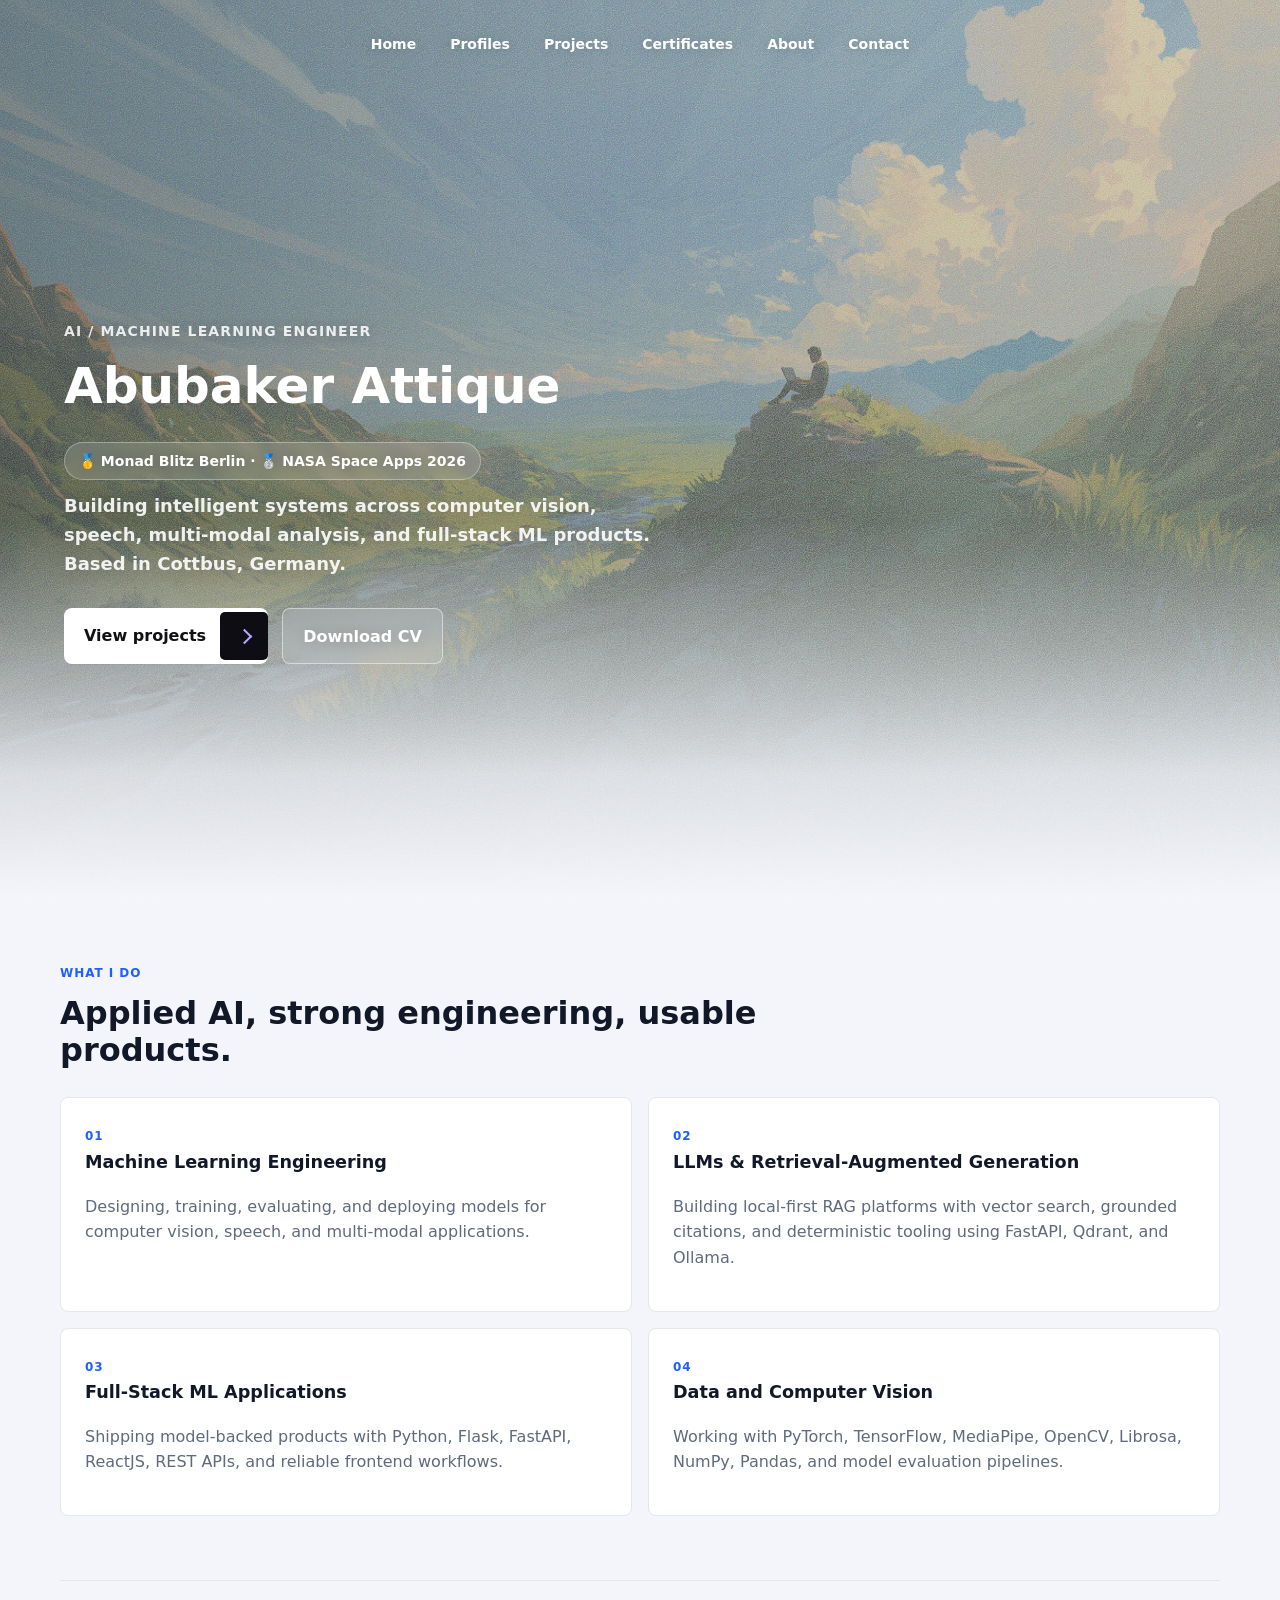
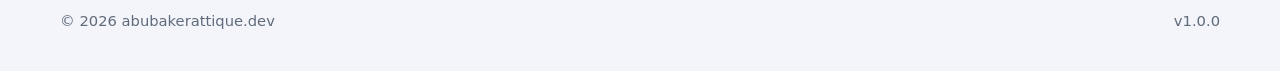
<file: index.html>
<!DOCTYPE html>
<html lang="en">
<head>
  <meta charset="UTF-8">
  <meta name="viewport" content="width=device-width, initial-scale=1.0">
  <meta name="description" content="Abubaker Attique is an AI and Machine Learning Engineer in Cottbus, Germany, building deep learning, computer vision, speech, and full-stack ML applications.">
  <meta name="keywords" content="Abubaker Attique, AI Engineer, Machine Learning Engineer, PyTorch, TensorFlow, React, Cottbus Germany">
  <meta name="author" content="Abubaker Attique">
  <meta name="robots" content="index, follow">
  <meta property="og:title" content="Abubaker Attique | AI / ML Engineer">
  <meta property="og:description" content="AI/ML projects, software experience, profiles, and contact links for Abubaker Attique.">
  <meta property="og:type" content="website">
  <meta property="og:url" content="https://abubakerattique.dev/">
  <meta property="og:image" content="https://abubakerattique.dev/assets/og-image.jpg">
  <meta name="twitter:card" content="summary_large_image">
  <meta name="twitter:image" content="https://abubakerattique.dev/assets/og-image.jpg">
  <title>Abubaker Attique | AI / ML Engineer</title>
  <link rel="canonical" href="https://abubakerattique.dev/">
  <link rel="icon" type="image/svg+xml" href="assets/favicon.svg">
  <link rel="stylesheet" href="css/style.css">
  <script defer src="script.js"></script>
  <script type="application/ld+json">
  {
    "@context": "https://schema.org",
    "@type": "Person",
    "name": "Abubaker Attique",
    "url": "https://abubakerattique.dev/",
    "jobTitle": "AI/ML Engineer",
    "address": {
      "@type": "PostalAddress",
      "addressLocality": "Cottbus",
      "addressCountry": "DE"
    },
    "sameAs": [
      "https://github.com/AbuBakerAttique",
      "https://www.linkedin.com/in/abubakerattique/"
    ]
  }
  </script>
</head>
<body class="expert-page">
  <a class="skip-link" href="#main">Skip to content</a>
  <header class="site-header">
    <nav class="nav expert-nav" aria-label="Primary navigation">
      <div class="expert-center-links" aria-label="Portfolio navigation">
        <a href="index.html">Home</a>
        <a href="pages/profiles.html">Profiles</a>
        <a href="pages/projects.html">Projects</a>
        <a href="pages/certificates.html">Certificates</a>
        <a href="pages/about.html">About</a>
        <a href="pages/contact.html">Contact</a>
      </div>
      <button class="menu-toggle expert-menu-toggle" type="button" aria-label="Toggle menu" aria-expanded="false">
        <span></span>
        <span></span>
        <span></span>
      </button>
      <div class="nav-links expert-mobile-links">
        <a href="index.html">Home</a>
        <a href="pages/profiles.html">Profiles</a>
        <a href="pages/projects.html">Projects</a>
        <a href="pages/certificates.html">Certificates</a>
        <a href="pages/about.html">About</a>
        <a href="pages/contact.html">Contact</a>
        <a href="assets/Abubaker_Attique_CV.pdf">Resume</a>
      </div>
    </nav>
  </header>

  <main id="main">
    <section class="expert-hero" id="join">
      <div class="expert-hero-copy reveal">
        <p class="expert-kicker">AI / Machine Learning Engineer</p>
        <h1>Abubaker Attique</h1>
        <p class="expert-awards"><a href="pages/certificates.html">🥇 Monad Blitz Berlin · 🥈 NASA Space Apps 2026</a></p>
        <p class="expert-summary">Building intelligent systems across computer vision, speech, multi-modal analysis, and full-stack ML products. Based in Cottbus, Germany.</p>
        <div class="expert-hero-actions">
          <a class="expert-cta" href="pages/projects.html">
            <span>View projects</span>
            <span class="expert-arrow" aria-hidden="true"></span>
          </a>
          <a class="expert-secondary" href="assets/Abubaker_Attique_CV.pdf">
            Download CV
          </a>
        </div>
      </div>
    </section>

    <section class="section">
      <div class="section-heading reveal">
        <p class="eyebrow">What I Do</p>
        <h2>Applied AI, strong engineering, usable products.</h2>
      </div>
      <div class="feature-grid">
        <article class="feature-card reveal">
          <span class="card-kicker">01</span>
          <h3>Machine Learning Engineering</h3>
          <p>Designing, training, evaluating, and deploying models for computer vision, speech, and multi-modal applications.</p>
        </article>
        <article class="feature-card reveal">
          <span class="card-kicker">02</span>
          <h3>LLMs &amp; Retrieval-Augmented Generation</h3>
          <p>Building local-first RAG platforms with vector search, grounded citations, and deterministic tooling using FastAPI, Qdrant, and Ollama.</p>
        </article>
        <article class="feature-card reveal">
          <span class="card-kicker">03</span>
          <h3>Full-Stack ML Applications</h3>
          <p>Shipping model-backed products with Python, Flask, FastAPI, ReactJS, REST APIs, and reliable frontend workflows.</p>
        </article>
        <article class="feature-card reveal">
          <span class="card-kicker">04</span>
          <h3>Data and Computer Vision</h3>
          <p>Working with PyTorch, TensorFlow, MediaPipe, OpenCV, Librosa, NumPy, Pandas, and model evaluation pipelines.</p>
        </article>
      </div>
    </section>
  </main>

  <footer class="site-footer">
    <p>© 2026 abubakerattique.dev</p>
    <p>v1.0.0</p>
  </footer>
</body>
</html>
</file>
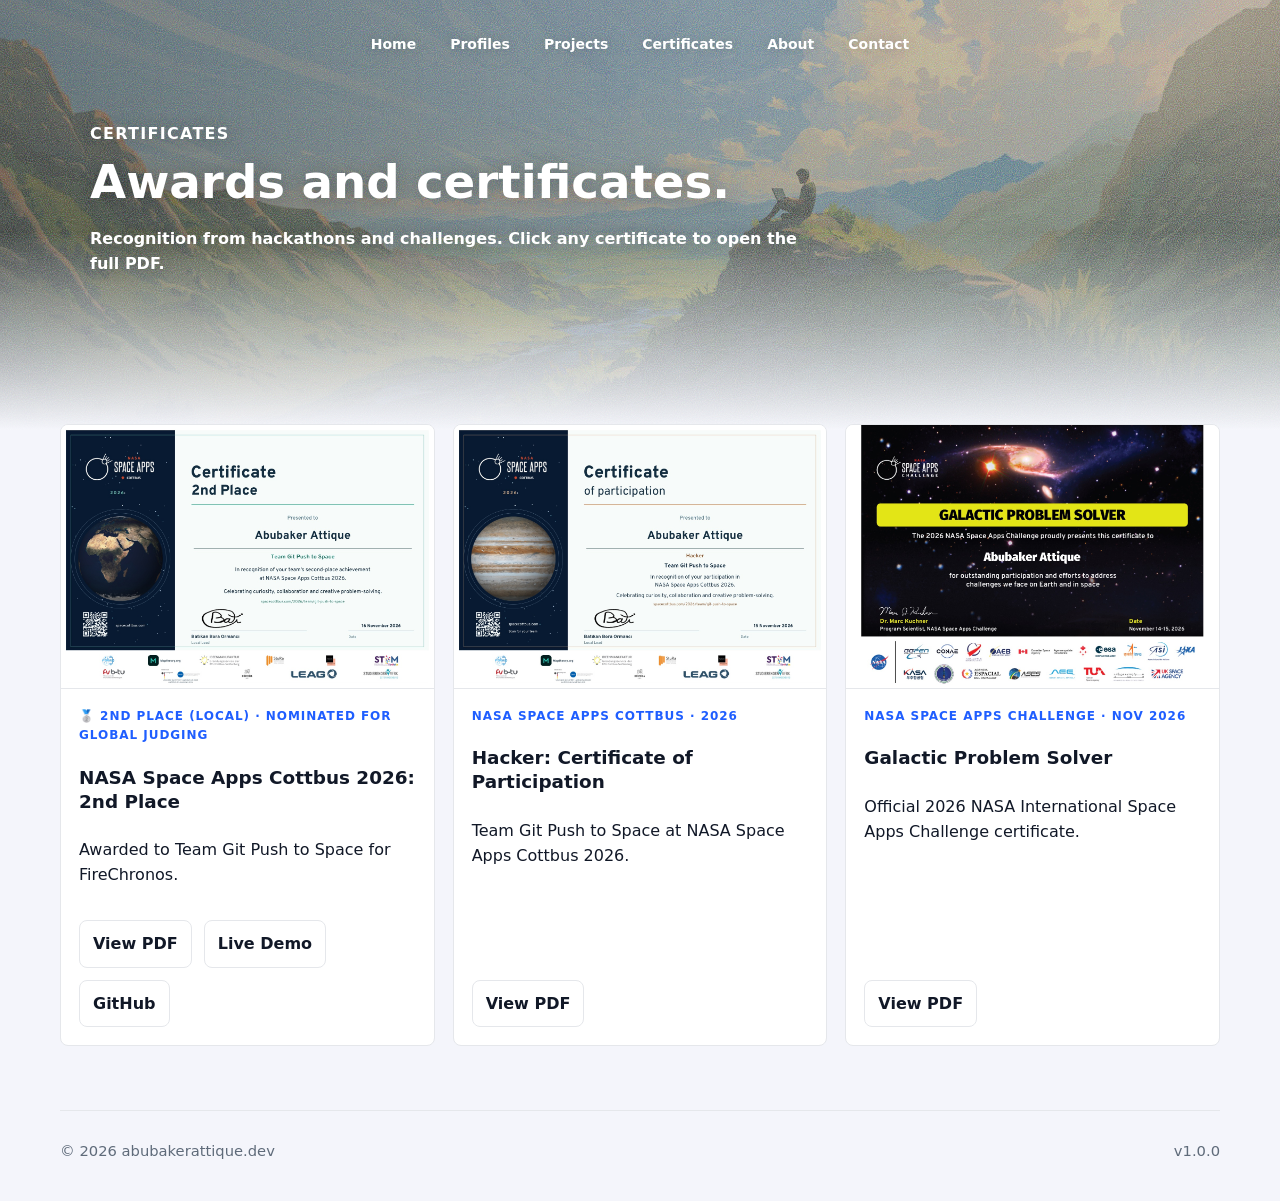
<file: pages/certificates.html>
<!DOCTYPE html>
<html lang="en">
<head>
  <meta charset="UTF-8">
  <meta name="viewport" content="width=device-width, initial-scale=1.0">
  <meta name="description" content="Hackathon awards and certificates earned by Abubaker Attique, including NASA International Space Apps Challenge 2026.">
  <meta name="author" content="Abubaker Attique">
  <meta name="robots" content="index, follow">
  <meta property="og:title" content="Certificates | Abubaker Attique">
  <meta property="og:description" content="Hackathon awards and certificates earned by Abubaker Attique.">
  <meta property="og:type" content="website">
  <meta property="og:url" content="https://abubakerattique.dev/pages/certificates.html">
  <meta property="og:image" content="https://abubakerattique.dev/assets/og-image.jpg">
  <meta name="twitter:card" content="summary_large_image">
  <meta name="twitter:image" content="https://abubakerattique.dev/assets/og-image.jpg">
  <title>Certificates | Abubaker Attique</title>
  <link rel="canonical" href="https://abubakerattique.dev/pages/certificates.html">
  <link rel="icon" type="image/svg+xml" href="../assets/favicon.svg">
  <link rel="stylesheet" href="../css/style.css">
  <script defer src="../script.js"></script>
</head>
<body class="expert-page themed-page">
  <a class="skip-link" href="#main">Skip to content</a>
  <header class="site-header">
    <nav class="nav expert-nav" aria-label="Primary navigation">
      <div class="expert-center-links" aria-label="Portfolio navigation">
        <a href="../index.html">Home</a>
        <a href="profiles.html">Profiles</a>
        <a href="projects.html">Projects</a>
        <a href="certificates.html">Certificates</a>
        <a href="about.html">About</a>
        <a href="contact.html">Contact</a>
      </div>
      <button class="menu-toggle expert-menu-toggle" type="button" aria-label="Toggle menu" aria-expanded="false"><span></span><span></span><span></span></button>
      <div class="nav-links expert-mobile-links">
        <a href="../index.html">Home</a>
        <a href="profiles.html">Profiles</a>
        <a href="projects.html">Projects</a>
        <a href="certificates.html">Certificates</a>
        <a href="about.html">About</a>
        <a href="contact.html">Contact</a>
        <a href="../assets/Abubaker_Attique_CV.pdf">Resume</a>
      </div>
    </nav>
  </header>

  <main id="main" class="page">
    <section class="page-hero section-narrow reveal">
      <p class="eyebrow">Certificates</p>
      <h1>Awards and certificates.</h1>
      <p>Recognition from hackathons and challenges. Click any certificate to open the full PDF.</p>
    </section>

    <section class="section">
      <div class="certificate-grid">
        <article class="certificate-card reveal">
          <a class="certificate-preview" href="../assets/certificates/nasa-space-apps-2026.pdf" target="_blank" rel="noopener noreferrer">
            <img src="../assets/certificates/nasa-space-apps-2026.jpg" alt="Certificate of appreciation: 2nd place, NASA Space Apps Cottbus 2026, presented to Abubaker Attique, Team Git Push to Space" width="1400" height="989" loading="lazy">
          </a>
          <div class="certificate-body">
            <p class="card-kicker">🥈 2nd Place (Local) · Nominated for Global Judging</p>
            <h2>NASA Space Apps Cottbus 2026: 2nd Place</h2>
            <p>Awarded to Team Git Push to Space for FireChronos.</p>
            <div class="card-actions">
              <a href="../assets/certificates/nasa-space-apps-2026.pdf" target="_blank" rel="noopener noreferrer">View PDF</a>
              <a href="https://nasa-hackaton-2026.vercel.app/" target="_blank" rel="noopener noreferrer">Live Demo</a>
              <a href="https://github.com/AbuBakerAttique/Nasa-Hackaton-2026" target="_blank" rel="noopener noreferrer">GitHub</a>
            </div>
          </div>
        </article>

        <article class="certificate-card reveal">
          <a class="certificate-preview" href="../assets/certificates/nasa-space-apps-2026-hacker.pdf" target="_blank" rel="noopener noreferrer">
            <img src="../assets/certificates/nasa-space-apps-2026-hacker.jpg" alt="Certificate of participation, Hacker, NASA Space Apps Cottbus 2026, presented to Abubaker Attique, Team Git Push to Space" width="1400" height="989" loading="lazy">
          </a>
          <div class="certificate-body">
            <p class="card-kicker">NASA Space Apps Cottbus · 2026</p>
            <h2>Hacker: Certificate of Participation</h2>
            <p>Team Git Push to Space at NASA Space Apps Cottbus 2026.</p>
            <div class="card-actions">
              <a href="../assets/certificates/nasa-space-apps-2026-hacker.pdf" target="_blank" rel="noopener noreferrer">View PDF</a>
            </div>
          </div>
        </article>

        <article class="certificate-card reveal">
          <a class="certificate-preview" href="../assets/certificates/nasa-space-apps-2026-participant.pdf" target="_blank" rel="noopener noreferrer">
            <img src="../assets/certificates/nasa-space-apps-2026-participant.jpg" alt="Galactic Problem Solver certificate from the 2026 NASA Space Apps Challenge, presented to Abubaker Attique" width="1400" height="989" loading="lazy">
          </a>
          <div class="certificate-body">
            <p class="card-kicker">NASA Space Apps Challenge · Nov 2026</p>
            <h2>Galactic Problem Solver</h2>
            <p>Official 2026 NASA International Space Apps Challenge certificate.</p>
            <div class="card-actions">
              <a href="../assets/certificates/nasa-space-apps-2026-participant.pdf" target="_blank" rel="noopener noreferrer">View PDF</a>
            </div>
          </div>
        </article>
      </div>
    </section>
  </main>

  <footer class="site-footer">
    <p>© 2026 abubakerattique.dev</p>
    <p>v1.0.0</p>
  </footer>
</body>
</html>
</file>
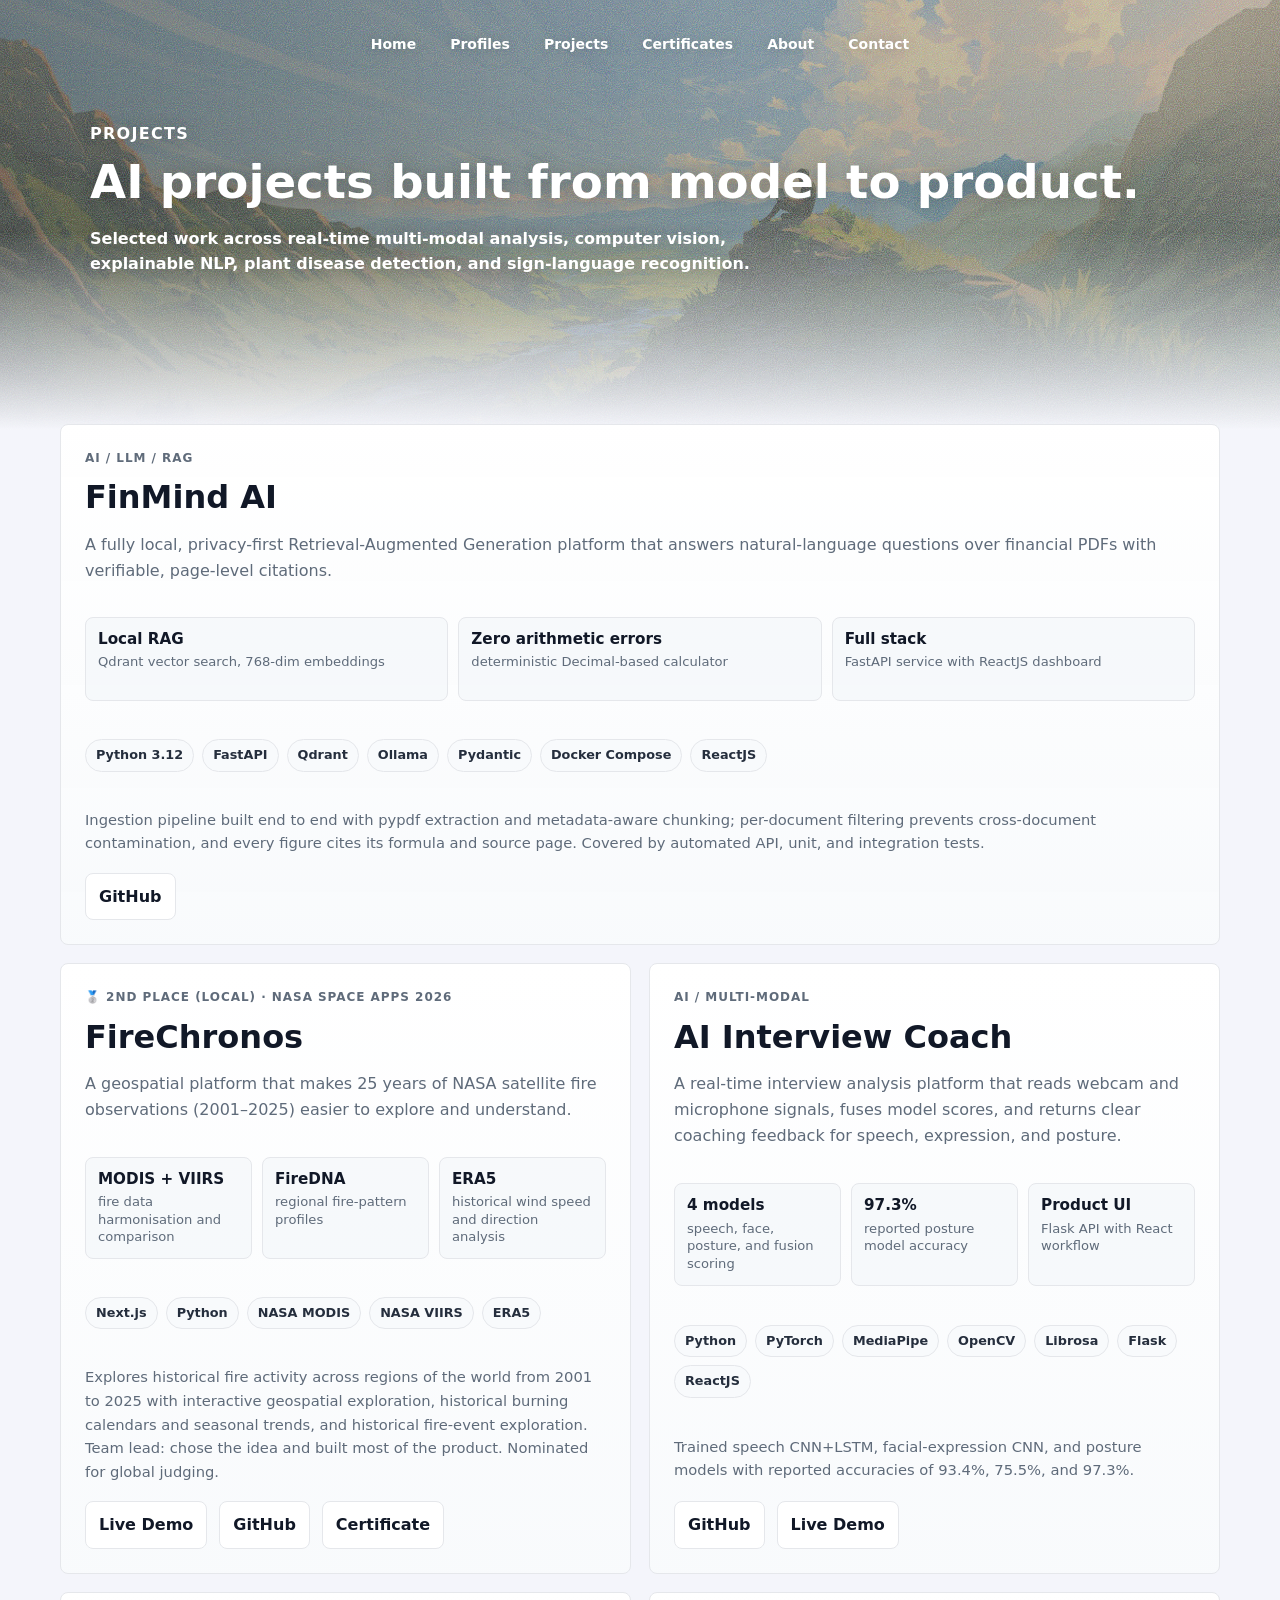
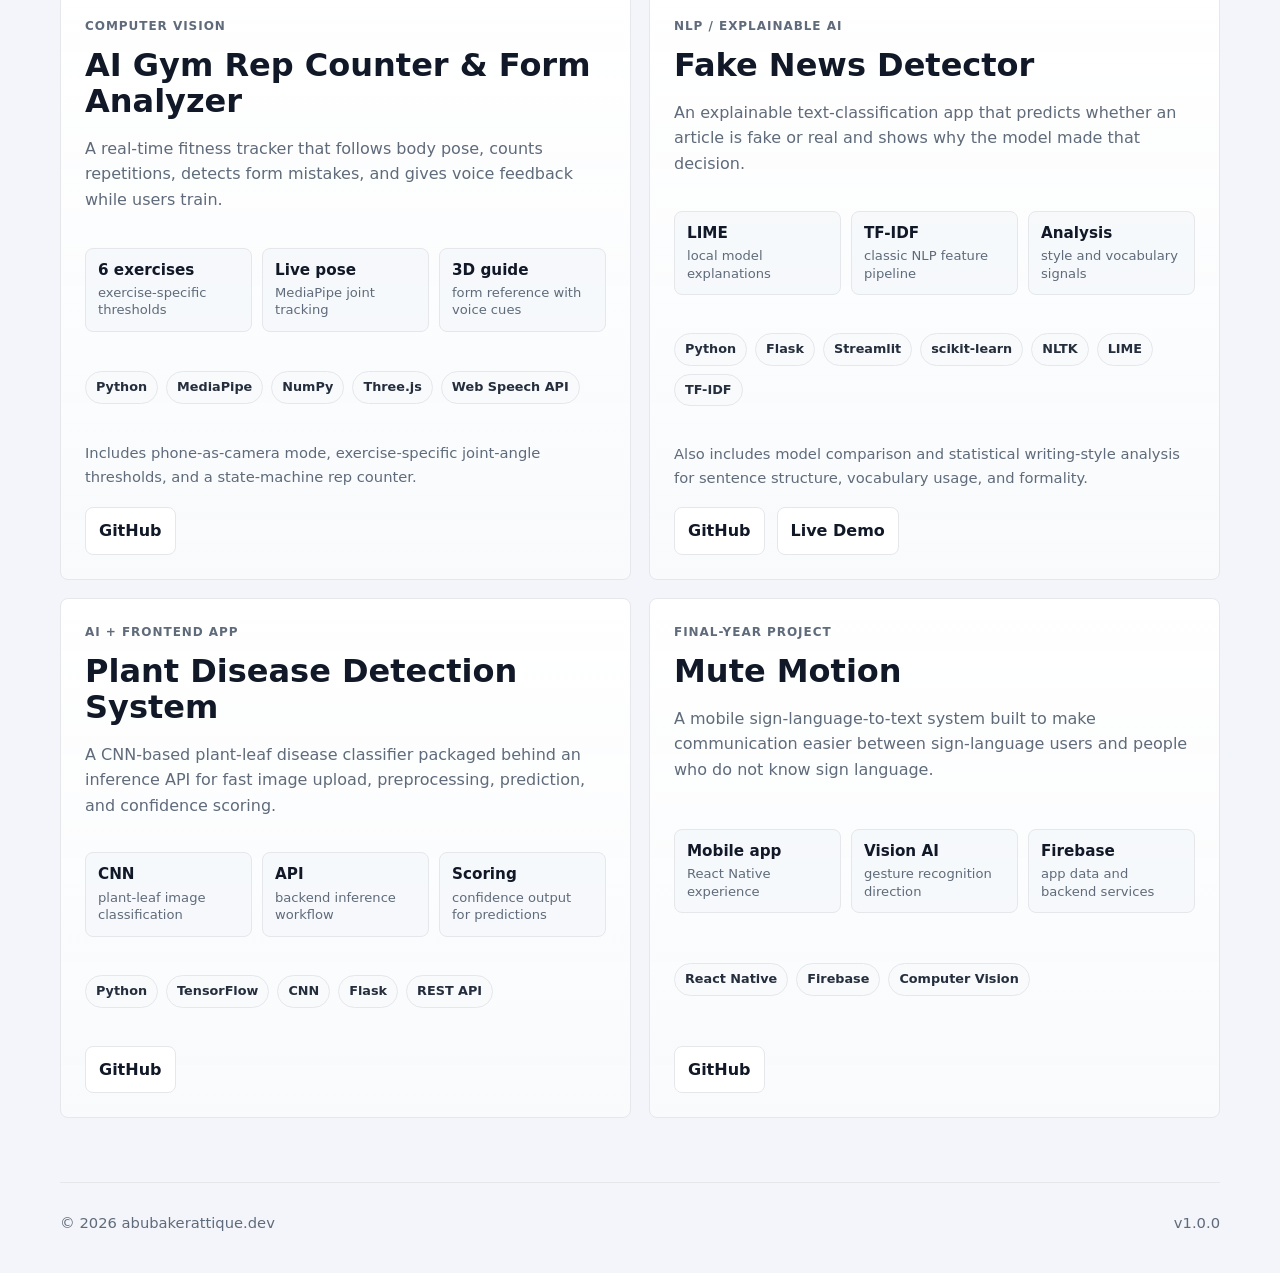
<file: pages/projects.html>
<!DOCTYPE html>
<html lang="en">
<head>
  <meta charset="UTF-8">
  <meta name="viewport" content="width=device-width, initial-scale=1.0">
  <meta name="description" content="Selected AI, machine learning, NLP, computer vision, and full-stack projects by Abubaker Attique.">
  <meta name="author" content="Abubaker Attique">
  <meta name="robots" content="index, follow">
  <meta property="og:title" content="Projects | Abubaker Attique">
  <meta property="og:description" content="Selected AI/ML, NLP, and full-stack projects from Abubaker Attique.">
  <meta property="og:type" content="website">
  <meta property="og:url" content="https://abubakerattique.dev/pages/projects.html">
  <meta property="og:image" content="https://abubakerattique.dev/assets/og-image.jpg">
  <meta name="twitter:card" content="summary_large_image">
  <meta name="twitter:image" content="https://abubakerattique.dev/assets/og-image.jpg">
  <title>Projects | Abubaker Attique</title>
  <link rel="canonical" href="https://abubakerattique.dev/pages/projects.html">
  <link rel="icon" type="image/svg+xml" href="../assets/favicon.svg">
  <link rel="stylesheet" href="../css/style.css">
  <script defer src="../script.js"></script>
</head>
<body class="expert-page themed-page">
  <a class="skip-link" href="#main">Skip to content</a>
  <header class="site-header">
    <nav class="nav expert-nav" aria-label="Primary navigation">
      <div class="expert-center-links" aria-label="Portfolio navigation">
        <a href="../index.html">Home</a>
        <a href="profiles.html">Profiles</a>
        <a href="projects.html">Projects</a>
        <a href="certificates.html">Certificates</a>
        <a href="about.html">About</a>
        <a href="contact.html">Contact</a>
      </div>
      <button class="menu-toggle expert-menu-toggle" type="button" aria-label="Toggle menu" aria-expanded="false"><span></span><span></span><span></span></button>
      <div class="nav-links expert-mobile-links">
        <a href="../index.html">Home</a>
        <a href="profiles.html">Profiles</a>
        <a href="projects.html">Projects</a>
        <a href="certificates.html">Certificates</a>
        <a href="about.html">About</a>
        <a href="contact.html">Contact</a>
        <a href="../assets/Abubaker_Attique_CV.pdf">Resume</a>
      </div>
    </nav>
  </header>

  <main id="main" class="page">
    <section class="page-hero section-narrow reveal">
      <p class="eyebrow">Projects</p>
      <h1>AI projects built from model to product.</h1>
      <p>Selected work across real-time multi-modal analysis, computer vision, explainable NLP, plant disease detection, and sign-language recognition.</p>
    </section>

    <section class="section">
      <div class="project-grid">
        <article class="project-card project-card-featured reveal">
          <div>
            <p class="card-kicker">AI / LLM / RAG</p>
            <h2>FinMind AI</h2>
            <p>A fully local, privacy-first Retrieval-Augmented Generation platform that answers natural-language questions over financial PDFs with verifiable, page-level citations.</p>
          </div>
          <ul class="project-highlights" aria-label="Project highlights">
            <li><strong>Local RAG</strong><span>Qdrant vector search, 768-dim embeddings</span></li>
            <li><strong>Zero arithmetic errors</strong><span>deterministic Decimal-based calculator</span></li>
            <li><strong>Full stack</strong><span>FastAPI service with ReactJS dashboard</span></li>
          </ul>
          <ul class="stack-list" aria-label="Tech stack">
            <li>Python 3.12</li>
            <li>FastAPI</li>
            <li>Qdrant</li>
            <li>Ollama</li>
            <li>Pydantic</li>
            <li>Docker Compose</li>
            <li>ReactJS</li>
          </ul>
          <p class="project-note">Ingestion pipeline built end to end with pypdf extraction and metadata-aware chunking; per-document filtering prevents cross-document contamination, and every figure cites its formula and source page. Covered by automated API, unit, and integration tests.</p>
          <div class="card-actions">
            <a href="https://github.com/AbuBakerAttique/FinMind-AI" target="_blank" rel="noopener noreferrer">GitHub</a>
          </div>
        </article>
        <article class="project-card reveal">
          <div>
            <p class="card-kicker">🥈 2nd Place (Local) · NASA Space Apps 2026</p>
            <h2>FireChronos</h2>
            <p>A geospatial platform that makes 25 years of NASA satellite fire observations (2001–2025) easier to explore and understand.</p>
          </div>
          <ul class="project-highlights" aria-label="Project highlights">
            <li><strong>MODIS + VIIRS</strong><span>fire data harmonisation and comparison</span></li>
            <li><strong>FireDNA</strong><span>regional fire-pattern profiles</span></li>
            <li><strong>ERA5</strong><span>historical wind speed and direction analysis</span></li>
          </ul>
          <ul class="stack-list" aria-label="Tech stack">
            <li>Next.js</li>
            <li>Python</li>
            <li>NASA MODIS</li>
            <li>NASA VIIRS</li>
            <li>ERA5</li>
          </ul>
          <p class="project-note">Explores historical fire activity across regions of the world from 2001 to 2025 with interactive geospatial exploration, historical burning calendars and seasonal trends, and historical fire-event exploration. Team lead: chose the idea and built most of the product. Nominated for global judging.</p>
          <div class="card-actions">
            <a href="https://nasa-hackaton-2026.vercel.app/" target="_blank" rel="noopener noreferrer">Live Demo</a>
            <a href="https://github.com/AbuBakerAttique/Nasa-Hackaton-2026" target="_blank" rel="noopener noreferrer">GitHub</a>
            <a href="../assets/certificates/nasa-space-apps-2026.pdf" target="_blank" rel="noopener noreferrer">Certificate</a>
          </div>
        </article>
        <article class="project-card reveal">
          <div>
            <p class="card-kicker">AI / Multi-Modal</p>
            <h2>AI Interview Coach</h2>
            <p>A real-time interview analysis platform that reads webcam and microphone signals, fuses model scores, and returns clear coaching feedback for speech, expression, and posture.</p>
          </div>
          <ul class="project-highlights" aria-label="Project highlights">
            <li><strong>4 models</strong><span>speech, face, posture, and fusion scoring</span></li>
            <li><strong>97.3%</strong><span>reported posture model accuracy</span></li>
            <li><strong>Product UI</strong><span>Flask API with React workflow</span></li>
          </ul>
          <ul class="stack-list" aria-label="Tech stack">
            <li>Python</li>
            <li>PyTorch</li>
            <li>MediaPipe</li>
            <li>OpenCV</li>
            <li>Librosa</li>
            <li>Flask</li>
            <li>ReactJS</li>
          </ul>
          <p class="project-note">Trained speech CNN+LSTM, facial-expression CNN, and posture models with reported accuracies of 93.4%, 75.5%, and 97.3%.</p>
          <div class="card-actions">
            <a href="https://github.com/AbuBakerAttique/AI-Interview-Coach" target="_blank" rel="noopener noreferrer">GitHub</a>
            <a href="https://ai-interview-coach-demo.streamlit.app/" target="_blank" rel="noopener noreferrer">Live Demo</a>
          </div>
        </article>
        <article class="project-card reveal">
          <div>
            <p class="card-kicker">Computer Vision</p>
            <h2>AI Gym Rep Counter &amp; Form Analyzer</h2>
            <p>A real-time fitness tracker that follows body pose, counts repetitions, detects form mistakes, and gives voice feedback while users train.</p>
          </div>
          <ul class="project-highlights" aria-label="Project highlights">
            <li><strong>6 exercises</strong><span>exercise-specific thresholds</span></li>
            <li><strong>Live pose</strong><span>MediaPipe joint tracking</span></li>
            <li><strong>3D guide</strong><span>form reference with voice cues</span></li>
          </ul>
          <ul class="stack-list" aria-label="Tech stack">
            <li>Python</li>
            <li>MediaPipe</li>
            <li>NumPy</li>
            <li>Three.js</li>
            <li>Web Speech API</li>
          </ul>
          <p class="project-note">Includes phone-as-camera mode, exercise-specific joint-angle thresholds, and a state-machine rep counter.</p>
          <div class="card-actions">
            <a href="https://github.com/AbuBakerAttique/Gym-Project" target="_blank" rel="noopener noreferrer">GitHub</a>
          </div>
        </article>
        <article class="project-card reveal">
          <div>
            <p class="card-kicker">NLP / Explainable AI</p>
            <h2>Fake News Detector</h2>
            <p>An explainable text-classification app that predicts whether an article is fake or real and shows why the model made that decision.</p>
          </div>
          <ul class="project-highlights" aria-label="Project highlights">
            <li><strong>LIME</strong><span>local model explanations</span></li>
            <li><strong>TF-IDF</strong><span>classic NLP feature pipeline</span></li>
            <li><strong>Analysis</strong><span>style and vocabulary signals</span></li>
          </ul>
          <ul class="stack-list" aria-label="Tech stack">
            <li>Python</li>
            <li>Flask</li>
            <li>Streamlit</li>
            <li>scikit-learn</li>
            <li>NLTK</li>
            <li>LIME</li>
            <li>TF-IDF</li>
          </ul>
          <p class="project-note">Also includes model comparison and statistical writing-style analysis for sentence structure, vocabulary usage, and formality.</p>
          <div class="card-actions">
            <a href="https://github.com/AbuBakerAttique/fake-news-project" target="_blank" rel="noopener noreferrer">GitHub</a>
            <a href="https://fake-news-demo.streamlit.app/" target="_blank" rel="noopener noreferrer">Live Demo</a>
          </div>
        </article>
        <article class="project-card reveal">
          <div>
            <p class="card-kicker">AI + Frontend App</p>
            <h2>Plant Disease Detection System</h2>
            <p>A CNN-based plant-leaf disease classifier packaged behind an inference API for fast image upload, preprocessing, prediction, and confidence scoring.</p>
          </div>
          <ul class="project-highlights" aria-label="Project highlights">
            <li><strong>CNN</strong><span>plant-leaf image classification</span></li>
            <li><strong>API</strong><span>backend inference workflow</span></li>
            <li><strong>Scoring</strong><span>confidence output for predictions</span></li>
          </ul>
          <ul class="stack-list" aria-label="Tech stack">
            <li>Python</li>
            <li>TensorFlow</li>
            <li>CNN</li>
            <li>Flask</li>
            <li>REST API</li>
          </ul>
          <div class="card-actions">
            <a href="https://github.com/AbuBakerAttique" target="_blank" rel="noopener noreferrer">GitHub</a>
          </div>
        </article>
        <article class="project-card reveal">
          <div>
            <p class="card-kicker">Final-Year Project</p>
            <h2>Mute Motion</h2>
            <p>A mobile sign-language-to-text system built to make communication easier between sign-language users and people who do not know sign language.</p>
          </div>
          <ul class="project-highlights" aria-label="Project highlights">
            <li><strong>Mobile app</strong><span>React Native experience</span></li>
            <li><strong>Vision AI</strong><span>gesture recognition direction</span></li>
            <li><strong>Firebase</strong><span>app data and backend services</span></li>
          </ul>
          <ul class="stack-list" aria-label="Tech stack">
            <li>React Native</li>
            <li>Firebase</li>
            <li>Computer Vision</li>
          </ul>
          <div class="card-actions">
            <a href="https://github.com/AbuBakerAttique" target="_blank" rel="noopener noreferrer">GitHub</a>
          </div>
        </article>
      </div>
    </section>
  </main>

  <footer class="site-footer">
    <p>© 2026 abubakerattique.dev</p>
    <p>v1.0.0</p>
  </footer>
</body>
</html>
</file>
<file: css/style.css>
:root {
  color-scheme: light;
  --bg: #ffffff;
  --surface: #ffffff;
  --surface-strong: #f8fafc;
  --surface-muted: #f6f8fb;
  --text: #111827;
  --muted: #5f6b7a;
  --line: #e5e7eb;
  --accent: #1f5eff;
  --accent-strong: #1748c7;
  --accent-soft: #edf3ff;
  --gold: #2563eb;
  --success: #16a34a;
  --shadow: 0 16px 38px rgba(17, 24, 39, 0.07);
  --shadow-soft: 0 1px 2px rgba(17, 24, 39, 0.05);
  --radius: 8px;
  --max: 1160px;
  --font: Inter, ui-sans-serif, system-ui, -apple-system, BlinkMacSystemFont, "Segoe UI", sans-serif;
}

[data-theme="dark"] {
  color-scheme: dark;
  --bg: #0f1115;
  --surface: #151922;
  --surface-strong: #10141b;
  --surface-muted: #111722;
  --text: #f4f7fb;
  --muted: #a3adbb;
  --line: #28313d;
  --accent: #6ea8ff;
  --accent-strong: #a9c9ff;
  --accent-soft: #18243a;
  --gold: #8ab4ff;
  --success: #4ade80;
  --shadow: 0 18px 46px rgba(0, 0, 0, 0.26);
  --shadow-soft: 0 1px 2px rgba(0, 0, 0, 0.28);
}

* {
  box-sizing: border-box;
}

html {
  scroll-behavior: smooth;
}

body {
  margin: 0;
  min-height: 100vh;
  background: var(--bg);
  color: var(--text);
  font-family: var(--font);
  line-height: 1.6;
  -webkit-font-smoothing: antialiased;
  text-rendering: optimizeLegibility;
  transition: background 180ms ease, color 180ms ease;
}

body.menu-open {
  overflow: hidden;
}

a {
  color: inherit;
  text-decoration: none;
}

img,
svg {
  display: block;
  max-width: 100%;
}

button,
input,
textarea {
  font: inherit;
}

.skip-link {
  position: fixed;
  top: 12px;
  left: 12px;
  z-index: 100;
  transform: translateY(-160%);
  background: var(--text);
  color: var(--bg);
  padding: 10px 14px;
  border-radius: var(--radius);
  transition: transform 160ms ease;
}

.skip-link:focus {
  transform: translateY(0);
}

.site-header {
  position: sticky;
  top: 0;
  z-index: 20;
  border-bottom: 1px solid var(--line);
  background: color-mix(in srgb, var(--surface) 92%, transparent);
  backdrop-filter: blur(14px);
}

.expert-page {
  --bg: #f4f5fb;
  --surface: #ffffff;
  --surface-strong: #f8fafc;
  --surface-muted: #f6f8fb;
  --text: #111827;
  --muted: #5f6b7a;
  --line: #e5e7eb;
  --accent: #1f5eff;
  --accent-strong: #1748c7;
  --accent-soft: #edf3ff;
  --gold: #2563eb;
  background: #f4f5fb;
}

.expert-page .site-header {
  position: fixed;
  left: 0;
  right: 0;
  border-bottom: 0;
  background: transparent;
  backdrop-filter: none;
  transition: background 180ms ease, box-shadow 180ms ease, border-color 180ms ease;
}

.expert-page.nav-scrolled .site-header {
  border-bottom: 0;
  background: transparent;
  backdrop-filter: none;
  box-shadow: none;
}

.expert-nav {
  width: 100%;
  min-height: 80px;
  padding: 18px 28px;
  justify-content: center;
  align-items: center;
  color: #ffffff;
}

.expert-center-links {
  display: flex;
  align-items: center;
  justify-content: center;
  gap: 8px;
  padding: 8px;
  border: 0;
  border-radius: 8px;
  background: transparent;
  backdrop-filter: none;
}

.expert-center-links a {
  min-height: 36px;
  display: inline-flex;
  align-items: center;
  border-radius: 6px;
  padding: 0 13px;
  color: #ffffff;
  font-size: 14px;
  font-weight: 800;
  text-shadow: 0 1px 12px rgba(0, 0, 0, 0.2);
  transition: background 160ms ease, color 160ms ease, text-shadow 160ms ease;
}

.expert-center-links a:hover,
.expert-center-links a.active {
  background: rgba(255, 255, 255, 0.18);
  color: #ffffff;
}

.expert-page.nav-scrolled .expert-center-links a {
  color: var(--text);
  text-shadow: none;
}

.expert-page.nav-scrolled .expert-center-links {
  border: 1px solid rgba(255, 255, 255, 0.28);
  background:
    url("data:image/svg+xml,%3Csvg xmlns='http://www.w3.org/2000/svg' width='130' height='130' viewBox='0 0 130 130'%3E%3Cfilter id='n'%3E%3CfeTurbulence type='fractalNoise' baseFrequency='.95' numOctaves='4' stitchTiles='stitch'/%3E%3C/filter%3E%3Crect width='130' height='130' filter='url(%23n)' opacity='.55'/%3E%3C/svg%3E"),
    linear-gradient(135deg, rgba(238, 223, 184, 0.38), rgba(114, 151, 142, 0.24), rgba(244, 245, 251, 0.34));
  background-size: 130px 130px, 100% 100%;
  background-blend-mode: soft-light, normal;
  backdrop-filter: blur(12px) saturate(1.08);
  box-shadow: 0 10px 28px rgba(17, 24, 39, 0.08);
}

.expert-page.nav-scrolled .expert-center-links a:hover,
.expert-page.nav-scrolled .expert-center-links a.active {
  background: rgba(17, 24, 39, 0.07);
  color: var(--text);
}

.expert-mobile-links {
  display: none;
}

.expert-apply,
.expert-cta {
  display: inline-flex;
  align-items: center;
  justify-content: center;
  min-height: 56px;
  border-radius: 8px;
  background: #ffffff;
  color: #101015;
  font-weight: 800;
  line-height: 1;
  box-shadow: 0 1px 1px rgba(0, 0, 0, 0.04);
}

.expert-cta {
  padding-left: 20px;
  font-size: 16px;
}

.expert-arrow {
  position: relative;
  width: 48px;
  height: 48px;
  display: grid;
  place-items: center;
  margin-left: 14px;
  border-radius: 5px;
  background: #0d0d13;
}

.expert-arrow::before {
  content: "";
  width: 9px;
  height: 9px;
  border-top: 2px solid #b6a7ff;
  border-right: 2px solid #b6a7ff;
  transform: rotate(45deg);
}

.expert-hero {
  position: relative;
  min-height: 100vh;
  display: flex;
  align-items: center;
  overflow: hidden;
  isolation: isolate;
  background: #f4f5fb;
}

.expert-hero::before {
  content: "";
  position: absolute;
  inset: 0;
  z-index: -2;
  background: url("../assets/expert-hero.webp") center / cover no-repeat;
  filter: saturate(0.86) contrast(0.92) brightness(0.98);
  transform: scale(1.01);
}

.expert-hero::after {
  content: "";
  position: absolute;
  inset: 0;
  z-index: -1;
  background:
    url("data:image/svg+xml,%3Csvg xmlns='http://www.w3.org/2000/svg' width='130' height='130' viewBox='0 0 130 130'%3E%3Cfilter id='n'%3E%3CfeTurbulence type='fractalNoise' baseFrequency='.95' numOctaves='4' stitchTiles='stitch'/%3E%3C/filter%3E%3Crect width='130' height='130' filter='url(%23n)' opacity='.72'/%3E%3C/svg%3E"),
    linear-gradient(180deg, rgba(255, 255, 255, 0) 58%, rgba(244, 245, 251, 0.84) 86%, #f4f5fb 100%),
    linear-gradient(90deg, rgba(0, 0, 0, 0.28) 0%, rgba(0, 0, 0, 0.09) 42%, rgba(0, 0, 0, 0) 78%),
    linear-gradient(rgba(238, 223, 184, 0.2), rgba(69, 94, 80, 0.16));
  background-size: 130px 130px, 100% 100%, 100% 100%, 100% 100%;
  background-blend-mode: soft-light, normal, normal, color;
  pointer-events: none;
}

.expert-hero-copy {
  position: relative;
  z-index: 1;
  width: min(100% - 64px, 720px);
  margin-left: 5vw;
  padding-top: 84px;
  color: #ffffff;
}

.expert-hero-copy h1 {
  max-width: 650px;
  margin-bottom: 30px;
  color: #ffffff;
  font-size: 50px;
  line-height: 1.23;
  font-weight: 850;
}

.expert-kicker {
  margin: 0 0 14px;
  color: rgba(255, 255, 255, 0.86);
  font-size: 14px;
  font-weight: 800;
  letter-spacing: 0.08em;
  text-transform: uppercase;
  text-shadow: 0 1px 14px rgba(0, 0, 0, 0.22);
}

.expert-awards {
  margin: -6px 0 22px;
}

.expert-awards a {
  display: inline-block;
  padding: 7px 14px;
  border: 1px solid rgba(255, 255, 255, 0.32);
  border-radius: 999px;
  background: rgba(255, 255, 255, 0.12);
  color: #ffffff;
  font-size: 14px;
  font-weight: 750;
  text-decoration: none;
  text-shadow: 0 1px 14px rgba(0, 0, 0, 0.22);
  backdrop-filter: blur(6px);
  transition: background 160ms ease, border-color 160ms ease;
}

.expert-awards a:hover {
  background: rgba(255, 255, 255, 0.2);
  border-color: rgba(255, 255, 255, 0.5);
}

.expert-summary {
  max-width: 590px;
  margin: -10px 0 30px;
  color: rgba(255, 255, 255, 0.9);
  font-size: 18px;
  line-height: 1.6;
  font-weight: 650;
  text-shadow: 0 1px 18px rgba(0, 0, 0, 0.24);
}

.expert-hero-actions {
  display: flex;
  flex-wrap: wrap;
  gap: 14px;
  align-items: center;
}

.expert-secondary {
  min-height: 56px;
  display: inline-flex;
  align-items: center;
  justify-content: center;
  border: 1px solid rgba(255, 255, 255, 0.48);
  border-radius: 8px;
  padding: 0 20px;
  color: #ffffff;
  font-weight: 800;
  background: rgba(255, 255, 255, 0.12);
  backdrop-filter: blur(10px);
  text-shadow: 0 1px 14px rgba(0, 0, 0, 0.18);
}

.themed-page .page {
  position: relative;
  overflow: hidden;
  isolation: isolate;
}

.themed-page .page::before {
  content: "";
  position: absolute;
  inset: 0 0 auto;
  height: 430px;
  z-index: -2;
  background: url("../assets/expert-hero.webp") center 38% / cover no-repeat;
  filter: saturate(0.86) contrast(0.92) brightness(0.92);
}

.themed-page .page::after {
  content: "";
  position: absolute;
  inset: 0 0 auto;
  height: 430px;
  z-index: -1;
  background:
    url("data:image/svg+xml,%3Csvg xmlns='http://www.w3.org/2000/svg' width='130' height='130' viewBox='0 0 130 130'%3E%3Cfilter id='n'%3E%3CfeTurbulence type='fractalNoise' baseFrequency='.95' numOctaves='4' stitchTiles='stitch'/%3E%3C/filter%3E%3Crect width='130' height='130' filter='url(%23n)' opacity='.72'/%3E%3C/svg%3E"),
    linear-gradient(180deg, rgba(244, 245, 251, 0) 54%, #f4f5fb 100%),
    linear-gradient(90deg, rgba(0, 0, 0, 0.3) 0%, rgba(0, 0, 0, 0.08) 55%, rgba(0, 0, 0, 0) 100%),
    linear-gradient(rgba(238, 223, 184, 0.2), rgba(69, 94, 80, 0.16));
  background-size: 130px 130px, 100% 100%, 100% 100%, 100% 100%;
  background-blend-mode: soft-light, normal, normal, color;
  pointer-events: none;
}

.themed-page .page-hero {
  max-width: 1100px;
  min-height: 360px;
  display: flex;
  flex-direction: column;
  justify-content: center;
  padding-top: 118px;
  color: #ffffff;
}

.themed-page .page-hero h1 {
  max-width: none;
  font-size: clamp(2.45rem, 3.65vw, 3.85rem);
}

.themed-page .page-hero h1.single-line-title {
  white-space: nowrap;
}

.themed-page .page-hero .eyebrow,
.themed-page .page-hero h1,
.themed-page .page-hero p {
  color: #ffffff;
  text-shadow: 0 1px 18px rgba(0, 0, 0, 0.26);
}

.themed-page .page-hero p {
  font-weight: 650;
}

.themed-page .page-hero .btn.primary {
  width: max-content;
  margin-top: 12px;
  background: #ffffff;
  color: #101015;
  border-color: #ffffff;
}

.nav {
  width: min(100% - 32px, var(--max));
  min-height: 76px;
  margin: 0 auto;
  display: flex;
  align-items: center;
  gap: 18px;
}

.brand {
  display: inline-flex;
  align-items: center;
  gap: 10px;
  color: var(--text);
  font-weight: 760;
  letter-spacing: 0;
  margin-right: auto;
}

.brand-mark,
.profile-icon {
  display: inline-grid;
  place-items: center;
  width: 38px;
  height: 38px;
  border: 1px solid var(--line);
  border-radius: var(--radius);
  background: var(--surface-strong);
  color: var(--text);
  font-size: 0.78rem;
  font-weight: 800;
}

.profile-icon i {
  font-size: 1.3rem;
  line-height: 1;
}

.nav-links {
  display: flex;
  align-items: center;
  gap: 6px;
}

.nav-links a {
  min-height: 40px;
  display: inline-flex;
  align-items: center;
  padding: 8px 12px;
  border-radius: var(--radius);
  color: var(--muted);
  font-size: 0.92rem;
  font-weight: 640;
  transition: color 160ms ease, background 160ms ease;
}

.nav-links a:hover,
.nav-links a.active {
  background: var(--surface-strong);
  color: var(--text);
}

.expert-page .expert-mobile-links {
  display: none;
}

.expert-page .expert-mobile-links a {
  color: #ffffff;
}

.theme-toggle,
.menu-toggle {
  border: 1px solid var(--line);
  background: var(--surface);
  color: var(--text);
  border-radius: var(--radius);
  cursor: pointer;
  box-shadow: none;
}

.theme-toggle {
  width: 42px;
  height: 42px;
}

.theme-icon {
  display: inline-block;
  transform: translateY(-1px);
}

.menu-toggle {
  display: none;
  width: 42px;
  height: 42px;
  padding: 10px;
}

.menu-toggle span {
  display: block;
  height: 2px;
  margin: 5px 0;
  background: var(--text);
  border-radius: 999px;
}

.section,
.section-narrow {
  width: min(100% - 32px, var(--max));
  margin: 0 auto;
}

.section {
  padding: 64px 0;
}

.section-narrow {
  padding: 86px 0 64px;
}

.hero {
  min-height: calc(92vh - 76px);
  display: grid;
  grid-template-columns: minmax(0, 1.1fr) minmax(300px, 0.56fr);
  align-items: center;
  gap: 72px;
}

.page-hero {
  max-width: 850px;
}

.eyebrow,
.card-kicker {
  margin: 0 0 12px;
  color: var(--accent);
  font-size: 0.75rem;
  font-weight: 760;
  letter-spacing: 0.08em;
  text-transform: uppercase;
}

h1,
h2,
h3,
p {
  margin-top: 0;
}

h1 {
  max-width: 900px;
  margin-bottom: 20px;
  font-size: clamp(2.8rem, 6vw, 5rem);
  line-height: 1;
  letter-spacing: 0;
}

.page-hero h1 {
  font-size: clamp(2.25rem, 4.4vw, 4rem);
}

h2 {
  font-size: clamp(1.45rem, 2.5vw, 2.2rem);
  line-height: 1.16;
  letter-spacing: 0;
}

h3 {
  font-size: 1.1rem;
}

.headline {
  max-width: 720px;
  margin-bottom: 16px;
  color: var(--text);
  font-size: clamp(1.08rem, 2vw, 1.36rem);
  line-height: 1.45;
  font-weight: 620;
}

.intro,
.page-hero p {
  max-width: 720px;
  color: var(--muted);
  font-size: 1rem;
}

.flag {
  display: inline-block;
  margin: 0 2px;
  font-size: 0.95em;
  line-height: 1;
  vertical-align: -0.05em;
}

.button-row,
.card-actions,
.social-row {
  display: flex;
  flex-wrap: wrap;
  gap: 12px;
  align-items: center;
}

.btn,
.card-actions a,
.article-card a,
.social-row a {
  min-height: 44px;
  display: inline-flex;
  align-items: center;
  justify-content: center;
  gap: 8px;
  border-radius: var(--radius);
  font-weight: 680;
  transition: transform 160ms ease, border-color 160ms ease, background 160ms ease, color 160ms ease, box-shadow 160ms ease;
}

.social-row a i {
  font-size: 1.1rem;
  line-height: 1;
}

.btn {
  padding: 12px 17px;
  border: 1px solid var(--line);
}

.btn:hover,
.card-actions a:hover,
.article-card a:hover,
.social-row a:hover,
.profile-card:hover {
  transform: translateY(-1px);
}

.btn.primary {
  background: var(--text);
  color: #ffffff;
  border-color: var(--text);
  box-shadow: none;
}

.btn.secondary {
  background: var(--surface);
  color: var(--text);
  border-color: var(--line);
}

.btn.ghost {
  background: transparent;
  color: var(--muted);
}

.hero-panel,
.feature-card,
.profile-card,
.project-card,
.content-panel,
.article-card,
.contact-form {
  border: 1px solid var(--line);
  border-radius: var(--radius);
  background: var(--surface);
  box-shadow: none;
}

.hero-panel {
  padding: 12px;
  background: var(--surface);
  box-shadow: var(--shadow-soft);
}

.profile-art {
  aspect-ratio: 1 / 1;
  display: grid;
  place-items: center;
  overflow: hidden;
  border-radius: var(--radius);
  background: var(--surface-muted);
  border: 1px solid var(--line);
}

.profile-art img {
  width: 100%;
  height: 100%;
  object-fit: cover;
  object-position: center;
}

.status-line {
  display: flex;
  align-items: center;
  gap: 10px;
  margin: 16px 4px;
  color: var(--muted);
  font-size: 0.94rem;
}

.status-dot {
  width: 8px;
  height: 8px;
  border-radius: 50%;
  background: var(--success);
  box-shadow: 0 0 0 5px color-mix(in srgb, var(--success) 13%, transparent);
}

.metric-grid {
  display: grid;
  grid-template-columns: repeat(2, 1fr);
  gap: 8px;
}

.metric-grid div {
  border: 1px solid var(--line);
  border-radius: var(--radius);
  padding: 14px;
  background: var(--surface-muted);
}

.metric-grid strong,
.metric-grid span {
  display: block;
}

.metric-grid span {
  margin-top: 4px;
  color: var(--muted);
  font-size: 0.88rem;
}

.section-heading {
  max-width: 720px;
  margin-bottom: 28px;
}

.feature-grid,
.article-grid {
  display: grid;
  grid-template-columns: repeat(2, minmax(0, 1fr));
  gap: 16px;
}

.profile-grid {
  display: grid;
  grid-template-columns: repeat(4, minmax(0, 1fr));
  gap: 14px;
}

.project-grid {
  display: grid;
  grid-template-columns: repeat(2, minmax(0, 1fr));
  gap: 18px;
}

.feature-card,
.project-card,
.content-panel,
.article-card,
.contact-form {
  padding: 24px;
}

.feature-card:hover,
.project-card:hover,
.content-panel:hover,
.article-card:hover {
  border-color: color-mix(in srgb, var(--accent) 36%, var(--line));
  box-shadow: var(--shadow-soft);
}

.feature-card p,
.project-card p,
.content-panel p,
.article-card p,
.contact-form p {
  color: var(--muted);
}

.profile-card {
  min-height: 142px;
  display: flex;
  flex-direction: column;
  justify-content: space-between;
  gap: 24px;
  padding: 18px;
  transition: transform 160ms ease, border-color 160ms ease, background 160ms ease, box-shadow 160ms ease;
}

.profile-card:hover {
  border-color: var(--accent);
  background: var(--surface-strong);
  box-shadow: none;
}

.profile-card strong,
.profile-card small {
  display: block;
}

.profile-card small {
  margin-top: 4px;
  color: var(--muted);
  font-size: 0.88rem;
}

.project-card {
  display: flex;
  min-height: 420px;
  flex-direction: column;
  justify-content: space-between;
  gap: 18px;
  position: relative;
  overflow: hidden;
  background:
    linear-gradient(180deg, rgba(255, 255, 255, 0.98), rgba(248, 250, 252, 0.96)),
    var(--surface);
}

.project-card::before {
  content: "";
  position: absolute;
  inset: 0 0 auto;
  height: 4px;
  background: linear-gradient(90deg, #1f5eff, #16a34a);
  opacity: 0;
  transition: opacity 160ms ease;
}

.project-card:hover::before {
  opacity: 1;
}

.project-card h2 {
  margin-bottom: 16px;
  line-height: 1.12;
}

.project-card-featured {
  grid-column: 1 / -1;
  min-height: 360px;
}

.project-card-featured .project-highlights {
  grid-template-columns: repeat(3, minmax(0, 1fr));
}

.project-note {
  margin: -2px 0 0;
  color: var(--muted);
  font-size: 0.92rem;
}

.project-highlights {
  display: grid;
  grid-template-columns: repeat(3, minmax(0, 1fr));
  gap: 10px;
  padding: 0;
  margin: 0;
  list-style: none;
}

.project-highlights li {
  min-height: 84px;
  border: 1px solid var(--line);
  border-radius: var(--radius);
  padding: 12px;
  background: rgba(246, 248, 251, 0.86);
}

.project-highlights strong,
.project-highlights span {
  display: block;
}

.project-highlights strong {
  color: var(--text);
  font-size: 0.95rem;
  line-height: 1.2;
}

.project-highlights span {
  margin-top: 5px;
  color: var(--muted);
  font-size: 0.82rem;
  line-height: 1.35;
}

.stack-list,
.skill-cloud {
  display: flex;
  flex-wrap: wrap;
  gap: 8px;
  padding: 0;
  margin: 20px 0;
  list-style: none;
}

.stack-list li,
.skill-cloud span {
  display: inline-flex;
  align-items: center;
  gap: 6px;
  border: 1px solid var(--line);
  border-radius: 999px;
  background: #f8fafc;
  color: color-mix(in srgb, var(--text) 74%, var(--muted));
  padding: 5px 10px;
  font-size: 0.8rem;
  font-weight: 640;
}

.skill-cloud span i {
  font-size: 0.95rem;
  line-height: 1;
}

.card-actions a,
.article-card a,
.social-row a {
  border: 1px solid var(--line);
  padding: 10px 13px;
  background: var(--surface);
  color: var(--text);
}

.project-card .card-actions a {
  min-width: 88px;
  background: #ffffff;
  font-weight: 800;
}

.project-card .card-actions a:hover {
  border-color: var(--accent);
  color: var(--accent-strong);
}

.about-layout {
  display: grid;
  grid-template-columns: repeat(2, minmax(0, 1fr));
  column-gap: 18px;
  row-gap: 12px;
  align-items: start;
}

.about-intro {
  grid-column: 1 / -1;
}

.about-intro h2,
.skill-panel h2,
.timeline-panel h2 {
  max-width: 780px;
  margin-bottom: 16px;
}

.about-intro > p:not(.card-kicker) {
  max-width: 850px;
  font-size: 1.03rem;
}

.about-stats {
  display: grid;
  grid-template-columns: repeat(3, minmax(0, 1fr));
  gap: 10px;
  margin-top: 24px;
}

.about-stats div {
  border: 1px solid var(--line);
  border-radius: var(--radius);
  padding: 16px;
  background:
    linear-gradient(180deg, rgba(255, 255, 255, 0.96), rgba(248, 250, 252, 0.92)),
    var(--surface-muted);
}

.about-stats strong,
.about-stats span {
  display: block;
}

.about-stats strong {
  color: var(--text);
  font-size: 1.15rem;
  line-height: 1.2;
}

.about-stats span {
  margin-top: 6px;
  color: var(--muted);
  font-size: 0.88rem;
  line-height: 1.35;
}

.skill-panel {
  grid-column: 1 / -1;
}

.education-panel {
  grid-column: 1;
  grid-row: 3;
}

.language-panel {
  grid-column: 1;
  grid-row: 4;
}

.experience-panel {
  grid-column: 2;
  grid-row: 3 / span 2;
}

.achievements-panel {
  grid-column: 1 / -1;
}

.achievement-links {
  margin-top: 12px;
}

.certificate-grid {
  display: grid;
  grid-template-columns: repeat(auto-fill, minmax(min(100%, 340px), 1fr));
  gap: 18px;
}

.certificate-card {
  display: flex;
  flex-direction: column;
  overflow: hidden;
  border: 1px solid var(--line);
  border-radius: var(--radius);
  background: var(--surface);
}

.certificate-preview {
  display: block;
  border-bottom: 1px solid var(--line);
  background: var(--surface-muted);
}

.certificate-preview img {
  display: block;
  width: 100%;
  height: auto;
  transition: opacity 160ms ease;
}

.certificate-preview:hover img {
  opacity: 0.88;
}

.certificate-body {
  display: flex;
  flex: 1;
  flex-direction: column;
  gap: 8px;
  padding: 18px;
}

.certificate-body h2 {
  font-size: 1.15rem;
  line-height: 1.3;
}

.certificate-body .card-actions {
  margin-top: auto;
  padding-top: 8px;
}

.skill-groups {
  display: grid;
  grid-template-columns: repeat(2, minmax(0, 1fr));
  gap: 14px;
  margin-top: 22px;
}

.skill-groups > div {
  border: 1px solid var(--line);
  border-radius: var(--radius);
  padding: 18px;
  background: rgba(248, 250, 252, 0.76);
}

.skill-groups h3 {
  margin-bottom: 12px;
}

.skill-groups .skill-cloud {
  margin: 0;
}

.language-list {
  display: grid;
  grid-template-columns: repeat(2, minmax(0, 1fr));
  gap: 10px;
  margin-top: 14px;
}

.language-list div {
  border: 1px solid var(--line);
  border-radius: var(--radius);
  padding: 14px;
  background: rgba(248, 250, 252, 0.76);
}

.language-list strong,
.language-list span {
  display: block;
}

.language-list strong {
  color: var(--text);
  font-size: 1rem;
}

.language-list span {
  margin-top: 4px;
  color: var(--muted);
  font-size: 0.88rem;
  font-weight: 700;
}

.timeline {
  display: grid;
  gap: 12px;
}

.timeline div {
  position: relative;
  border: 1px solid var(--line);
  border-radius: var(--radius);
  padding: 16px 16px 16px 20px;
  background: rgba(248, 250, 252, 0.72);
}

.timeline div::before {
  content: "";
  position: absolute;
  inset: 16px auto 16px 0;
  width: 3px;
  border-radius: 999px;
  background: linear-gradient(180deg, var(--accent), var(--success));
}

.timeline span {
  display: block;
  margin-bottom: 4px;
  color: var(--gold);
  font-size: 0.78rem;
  font-weight: 800;
  text-transform: uppercase;
  letter-spacing: 0.1em;
}

.article-card {
  display: flex;
  min-height: 300px;
  flex-direction: column;
  justify-content: space-between;
}

.article-meta {
  font-size: 0.9rem;
}

.contact-layout {
  display: grid;
  grid-template-columns: minmax(0, 0.8fr) minmax(320px, 1fr);
  gap: 18px;
  align-items: start;
}

.contact-details {
  display: grid;
  gap: 18px;
}

.text-link {
  color: var(--accent-strong);
  font-weight: 800;
  text-decoration: underline;
  text-decoration-thickness: 2px;
  text-underline-offset: 5px;
}

.contact-form {
  display: grid;
  gap: 18px;
}

.form-row {
  display: grid;
  gap: 8px;
}

label {
  font-weight: 750;
}

input,
textarea {
  width: 100%;
  border: 1px solid var(--line);
  border-radius: var(--radius);
  background: var(--bg);
  color: var(--text);
  padding: 12px 14px;
  outline: none;
}

textarea {
  resize: vertical;
}

input:focus,
textarea:focus {
  border-color: var(--accent);
  box-shadow: 0 0 0 4px color-mix(in srgb, var(--accent) 18%, transparent);
}

.form-note {
  min-height: 24px;
  margin-bottom: 0;
  font-size: 0.92rem;
}

.site-footer {
  width: min(100% - 32px, var(--max));
  margin: 0 auto;
  padding: 28px 0 38px;
  border-top: 1px solid var(--line);
  display: flex;
  justify-content: space-between;
  gap: 16px;
  color: var(--muted);
  font-size: 0.92rem;
}

.site-footer p {
  margin: 0;
}

.reveal {
  opacity: 0;
  transform: translateY(14px);
  transition: opacity 520ms ease, transform 520ms ease;
}

.reveal.visible {
  opacity: 1;
  transform: translateY(0);
}

@media (prefers-reduced-motion: reduce) {
  *,
  *::before,
  *::after {
    scroll-behavior: auto !important;
    transition-duration: 0.001ms !important;
    animation-duration: 0.001ms !important;
  }

  .reveal {
    opacity: 1;
    transform: none;
  }
}

@media (max-width: 920px) {
  .menu-toggle {
    display: block;
  }

  .expert-page .site-header {
    background: color-mix(in srgb, #0f141a 44%, transparent);
    backdrop-filter: blur(10px);
  }

  .expert-nav {
    min-height: 70px;
    padding: 14px 18px;
    align-items: center;
  }

  .expert-center-links {
    display: none;
  }

  .expert-menu-toggle {
    display: block;
    border-color: rgba(255, 255, 255, 0.38);
    background: rgba(255, 255, 255, 0.12);
  }

  .expert-menu-toggle span {
    background: #ffffff;
  }

  .nav-links {
    position: fixed;
    inset: 76px 16px auto 16px;
    display: none;
    flex-direction: column;
    align-items: stretch;
    border: 1px solid var(--line);
    border-radius: var(--radius);
    background: var(--surface);
    padding: 10px;
    box-shadow: var(--shadow);
  }

  .expert-page .nav-links {
    inset: 82px 18px auto 18px;
    border-color: rgba(255, 255, 255, 0.22);
    background: rgba(14, 18, 24, 0.9);
    box-shadow: 0 18px 42px rgba(0, 0, 0, 0.22);
  }

  body.menu-open .nav-links {
    display: flex;
  }

  .expert-page.menu-open .expert-mobile-links {
    display: flex;
  }

  .nav-links a {
    justify-content: center;
  }

  .expert-page .nav-links a {
    color: #ffffff;
    background: transparent;
  }

  .expert-hero {
    align-items: flex-end;
    min-height: 760px;
    background-position: 58% center;
  }

  .expert-hero-copy {
    width: min(100% - 36px, 620px);
    margin: 0 auto;
    padding: 0 0 22vh;
  }

  .expert-hero-copy h1 {
    font-size: 42px;
  }

  .expert-summary {
    max-width: 540px;
    font-size: 17px;
  }

  .themed-page .page::before,
  .themed-page .page::after {
    height: 390px;
  }

  .themed-page .page-hero {
    min-height: 330px;
    padding-top: 104px;
  }

  .themed-page .page-hero h1 {
    white-space: normal;
  }

  .hero,
  .contact-layout,
  .about-layout {
    grid-template-columns: 1fr;
  }

  .education-panel,
  .language-panel,
  .experience-panel {
    grid-column: auto;
    grid-row: auto;
  }

  .about-stats,
  .skill-groups,
  .language-list {
    grid-template-columns: 1fr;
  }

  .hero {
    min-height: auto;
  }

  .hero-panel {
    max-width: 520px;
  }

  .feature-grid,
  .project-grid,
  .article-grid,
  .profile-grid {
    grid-template-columns: repeat(2, minmax(0, 1fr));
  }

  .project-card,
  .project-card-featured {
    grid-column: auto;
    min-height: auto;
  }

  .project-highlights,
  .project-card-featured .project-highlights {
    grid-template-columns: 1fr;
  }

  .project-highlights li {
    min-height: auto;
  }
}

@media (max-width: 640px) {
  .nav {
    width: min(100% - 24px, var(--max));
  }

  .expert-nav {
    width: 100%;
  }

  .brand span:last-child {
    display: none;
  }

  .expert-hero {
    min-height: 720px;
    background-position: 62% center;
  }

  .expert-hero-copy {
    width: min(100% - 28px, 430px);
    padding-bottom: 18vh;
  }

  .expert-hero-copy h1 {
    max-width: 390px;
    margin-bottom: 24px;
    font-size: 36px;
    line-height: 1.18;
  }

  .expert-kicker {
    font-size: 12px;
  }

  .expert-summary {
    margin: -8px 0 22px;
    font-size: 15px;
    line-height: 1.5;
  }

  .expert-hero-actions {
    align-items: stretch;
    flex-direction: column;
    max-width: 260px;
  }

  .expert-cta {
    min-height: 52px;
    padding-left: 17px;
    font-size: 15px;
  }

  .expert-secondary {
    min-height: 50px;
    width: 100%;
  }

  .expert-cta .expert-arrow {
    width: 44px;
    height: 44px;
    margin-left: 12px;
  }

  .themed-page .page::before,
  .themed-page .page::after {
    height: 360px;
  }

  .themed-page .page-hero {
    min-height: 310px;
    padding-top: 96px;
  }

  .themed-page .page-hero h1 {
    font-size: clamp(2.35rem, 13vw, 3.4rem);
  }

  .themed-page .page-hero .btn.primary {
    width: 100%;
  }

  .section,
  .section-narrow {
    width: min(100% - 24px, var(--max));
  }

  .section-narrow {
    padding: 64px 0 44px;
  }

  .section {
    padding: 44px 0;
  }

  h1,
  .page-hero h1 {
    font-size: clamp(2.45rem, 15vw, 4rem);
  }

  .button-row,
  .card-actions,
  .social-row {
    align-items: stretch;
    flex-direction: column;
  }

  .btn,
  .card-actions a,
  .article-card a,
  .social-row a {
    width: 100%;
  }

  .feature-grid,
  .project-grid,
  .article-grid,
  .profile-grid,
  .metric-grid {
    grid-template-columns: 1fr;
  }

  .site-footer {
    width: min(100% - 24px, var(--max));
    flex-direction: column;
  }
}
</file>
